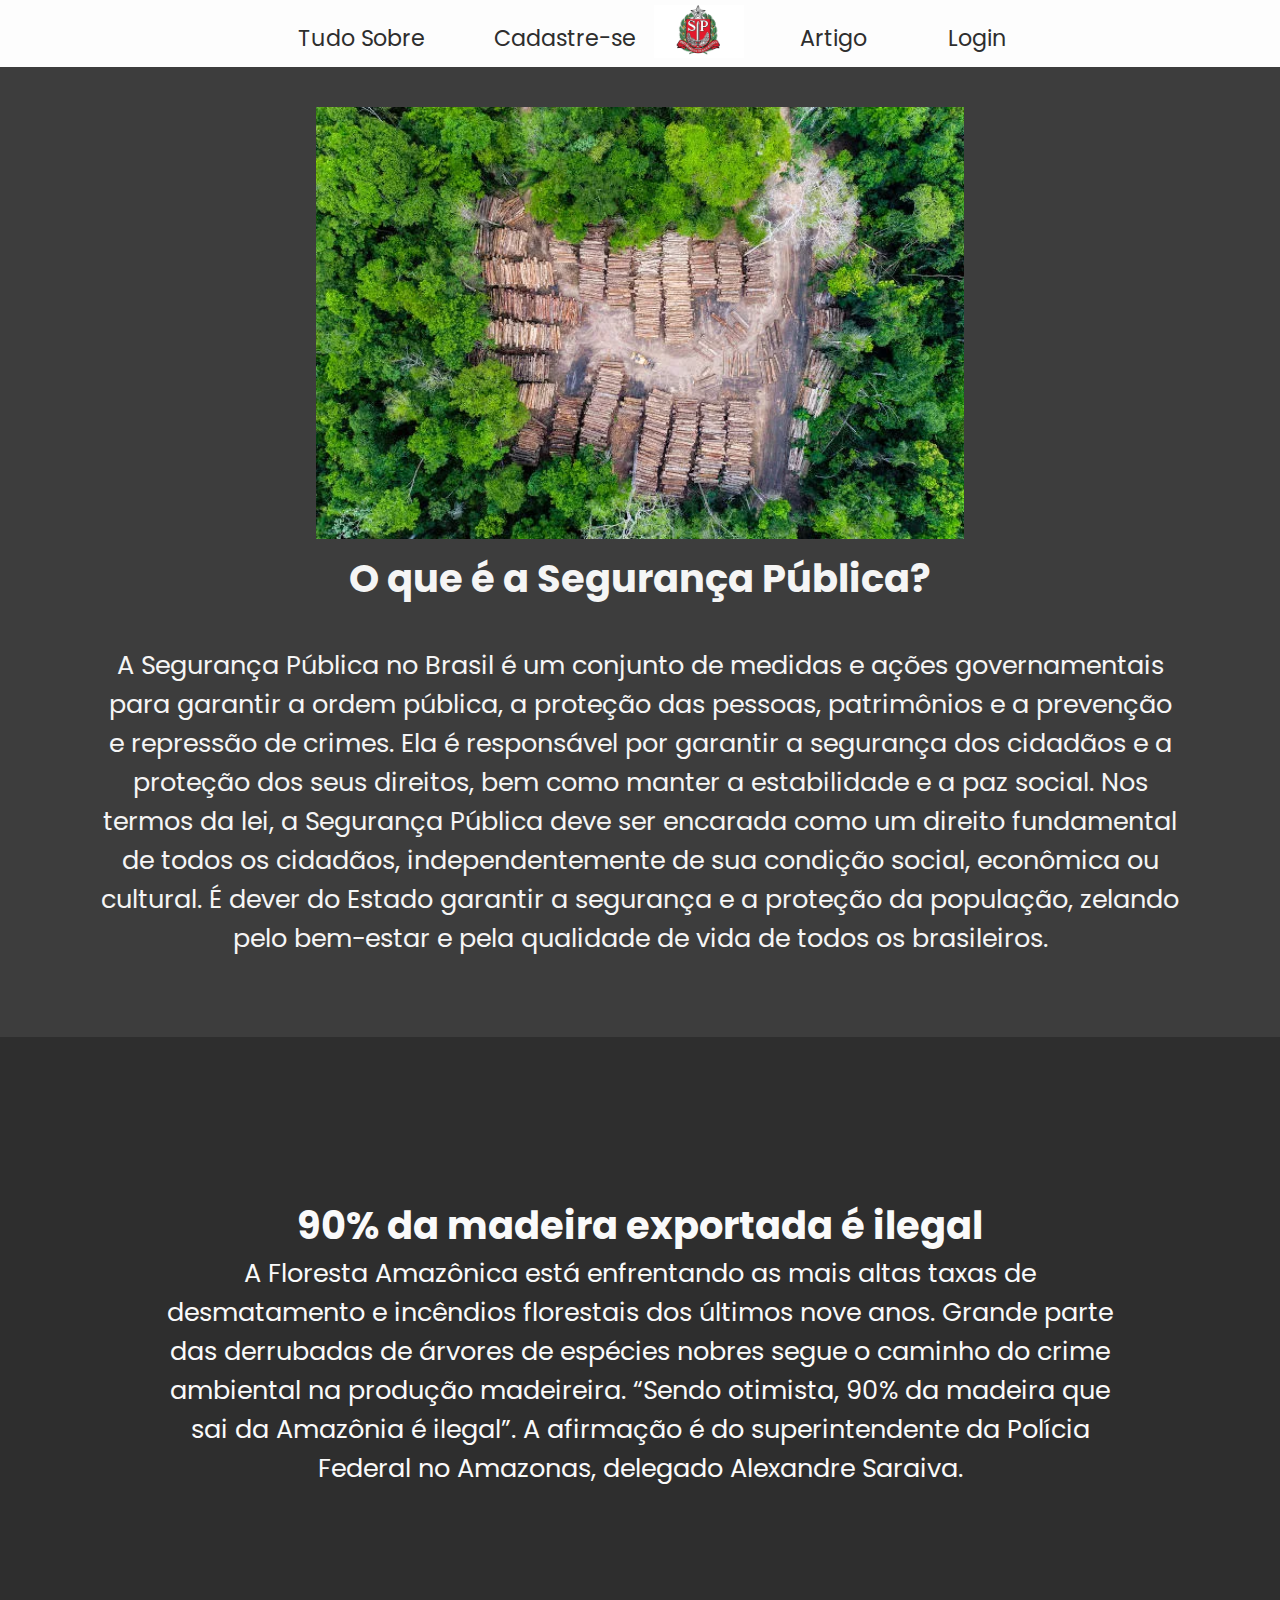
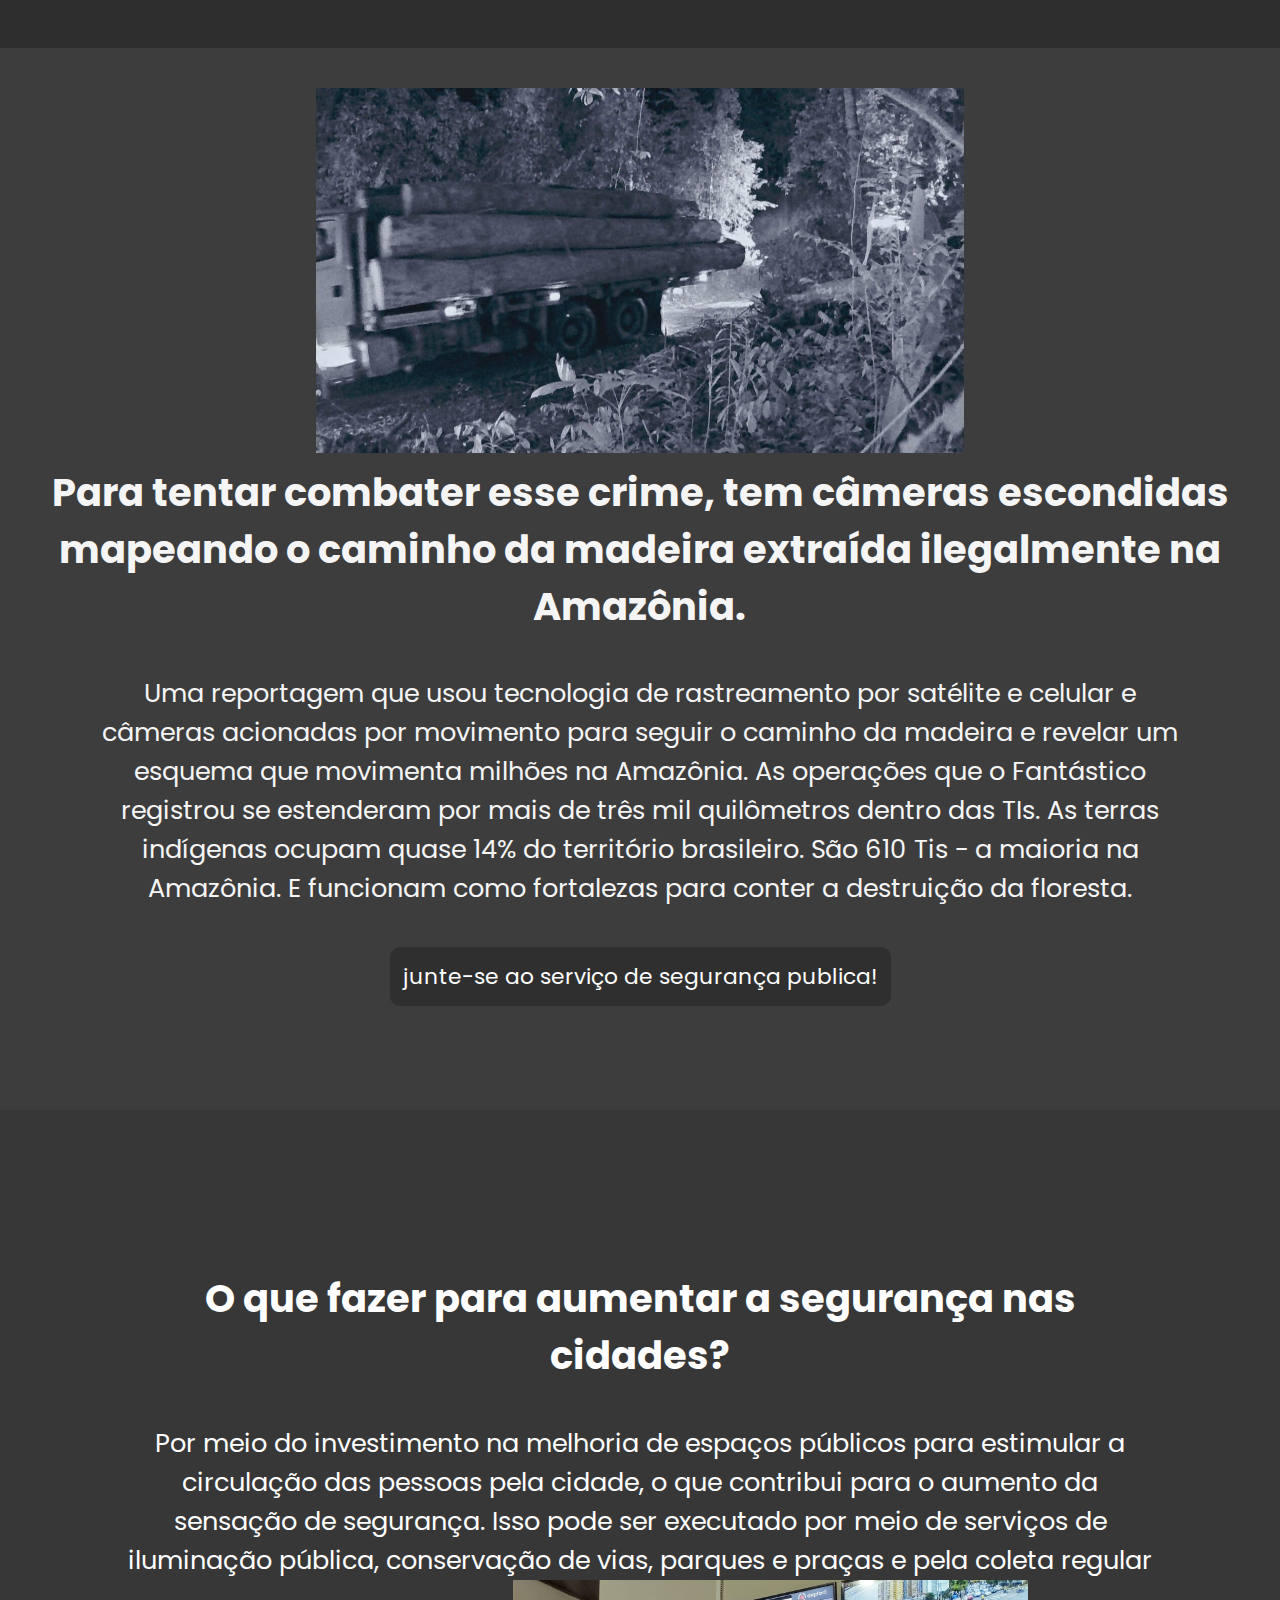
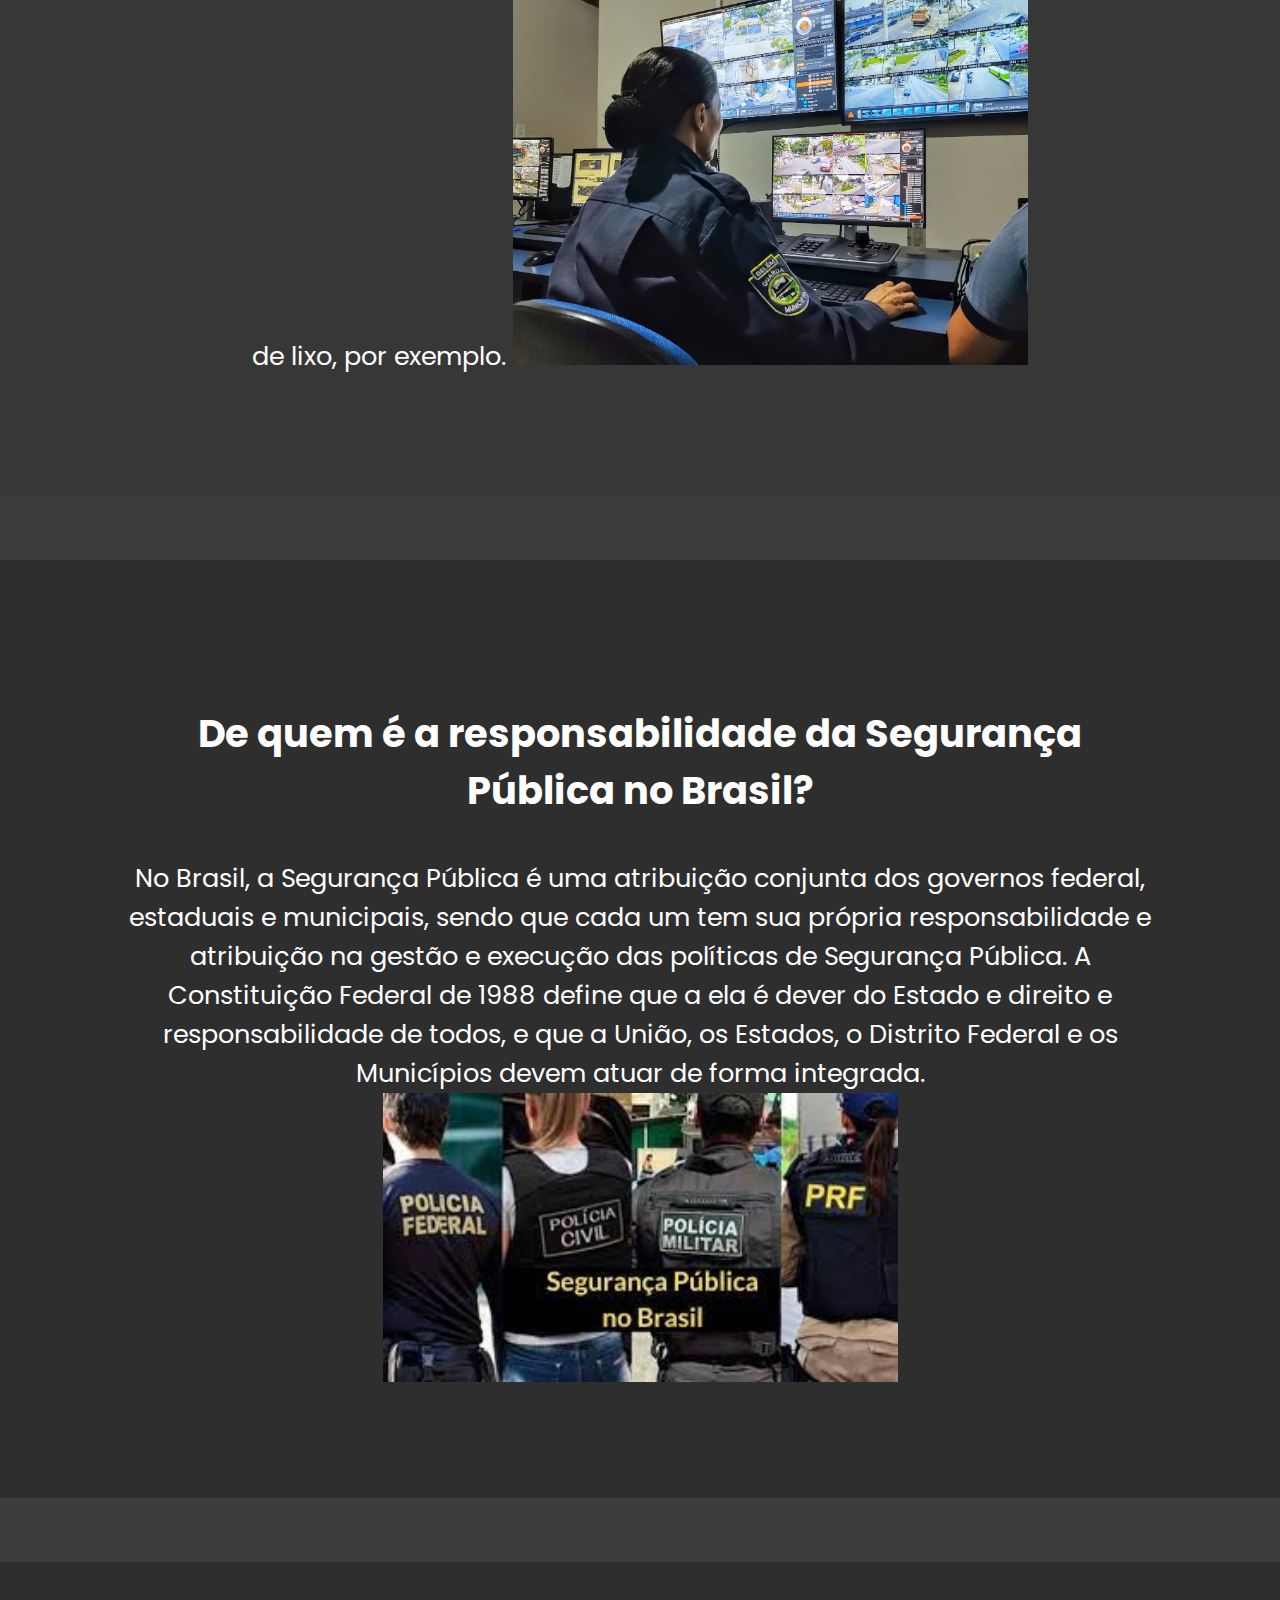
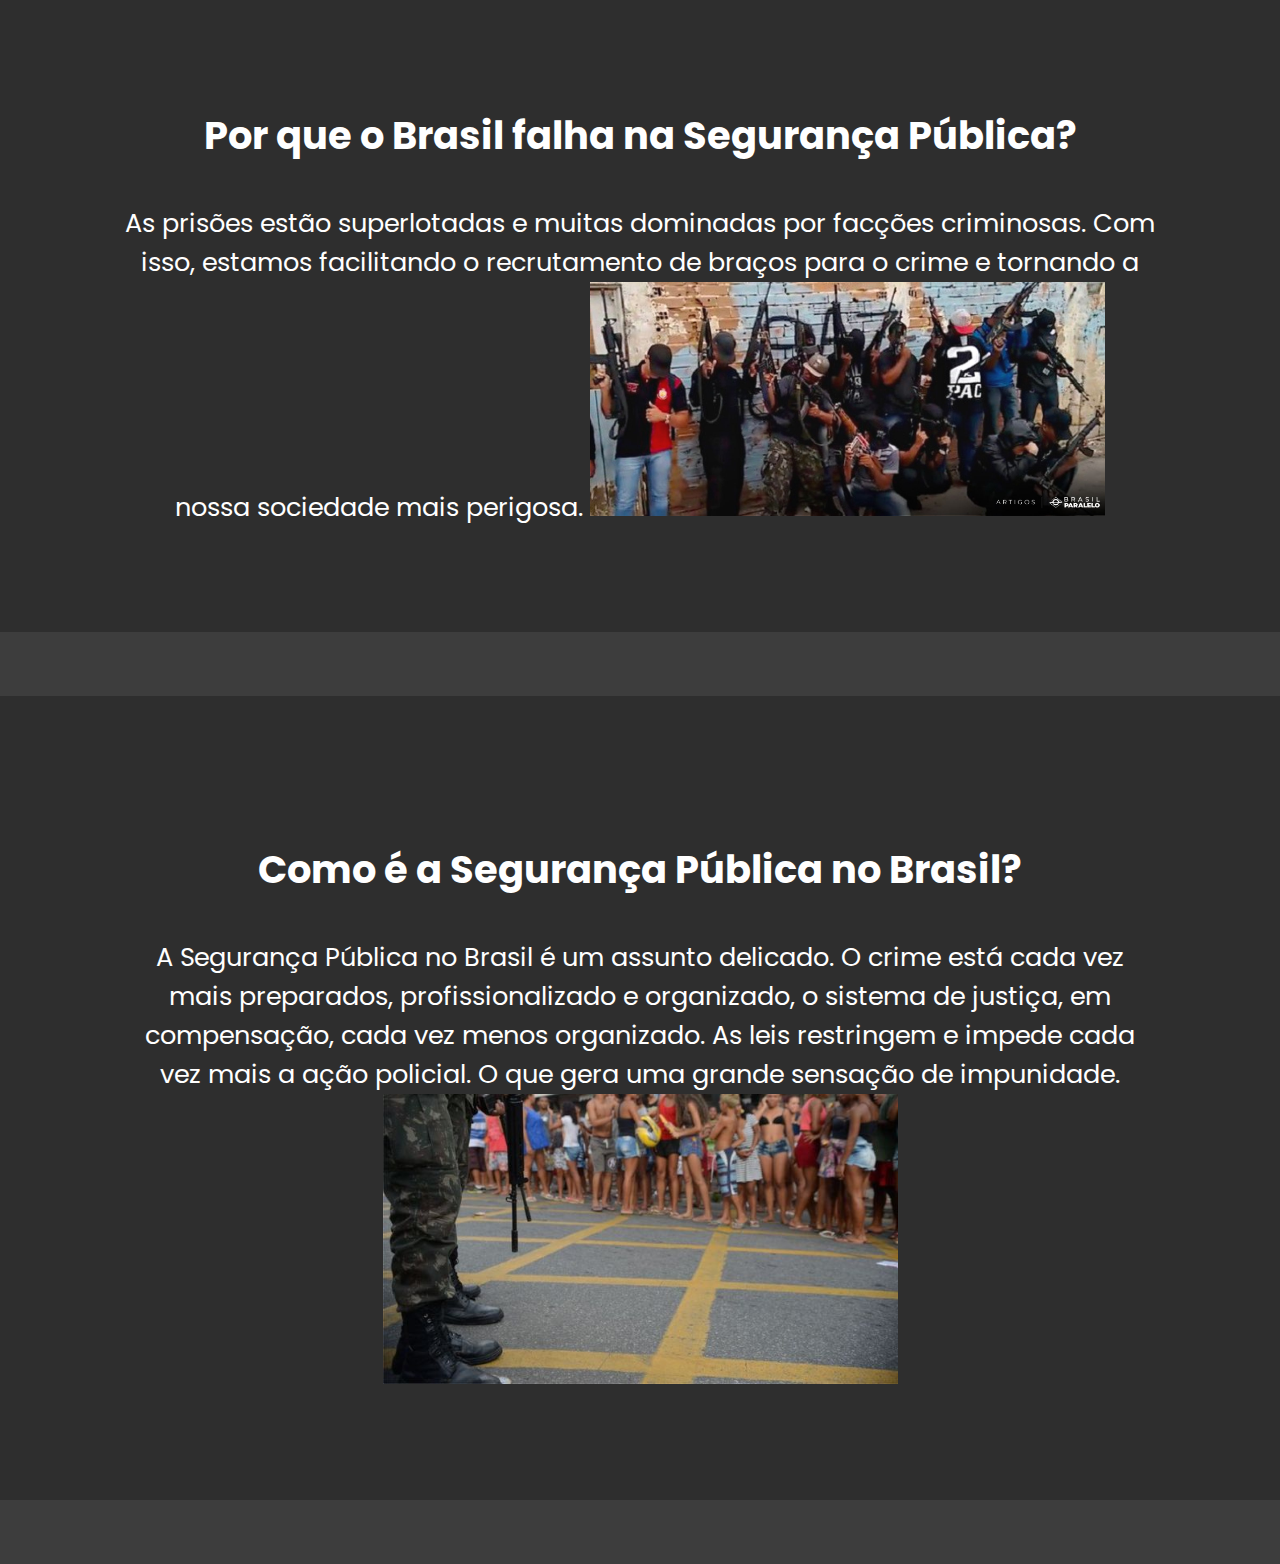
<file: index.html>
<!DOCTYPE html>
<html lang="pt-br">
<head>
    <meta charset="UTF-8">
    <meta http-equiv="X-UA-Compatible" content="IE=edge">
    <meta name="viewport" content="width=device-width, initial-scale=1.0">
    <title>Segurança publica</title>
    <link rel="shortcut icon" href="imagem/logo.png" type="image/x-icon">
    <link rel="stylesheet" href="css/style.css">
    <link rel="preconnect" href="https://fonts.googleapis.com">
<link rel="preconnect" href="https://fonts.gstatic.com" crossorigin>
<link href="https://fonts.googleapis.com/css2?family=Poppins:wght@300&display=swap" rel="stylesheet">
    
</head>
<body>
    <nav id="menu">
        <ul>
           
            <li><a href="paginas/tudoSobre.html">Tudo Sobre</a></li>
            <li><a href="paginas/cadastrese.html">Cadastre-se</a></li>
            <div><a href="index.html"><img src="imagem/logo.png" alt="" width="7%"></a></div>
            <li><a href="paginas/artigos.html">Artigo</a></li>
            <li><a href="paginas/login.html">Login</a></li>
            </ul>
    </nav>
    <div id="inicio">
        <div>
            <img src="imagem/desmatamento.webp" alt="" width="60%" >
             <h1>O que é a Segurança Pública?</h1><br>
             A Segurança Pública no Brasil é um conjunto de medidas e ações governamentais para garantir a ordem pública, a proteção das pessoas, patrimônios e a prevenção e repressão de crimes. Ela é responsável por garantir a segurança dos cidadãos e a proteção dos seus direitos, bem como manter a estabilidade e a paz social. 
Nos termos da lei, a Segurança Pública deve ser encarada como um direito fundamental de todos os cidadãos, independentemente de sua condição social, econômica ou cultural. É dever do Estado garantir a segurança e a proteção da população, zelando pelo bem-estar e pela qualidade de vida de todos os brasileiros. <br><br>
            
        </div> 
       
    </div>
    <aside>
                                                                                                                           
        <main>
            <h2>90% da madeira exportada é ilegal</h2>
            A Floresta Amazônica está enfrentando as mais altas taxas de desmatamento e incêndios florestais dos últimos nove anos. Grande parte das derrubadas de árvores de espécies nobres segue o caminho do crime ambiental na produção madeireira. “Sendo otimista, 90% da madeira que sai da Amazônia é ilegal”. A afirmação é do superintendente da Polícia Federal no Amazonas, delegado Alexandre Saraiva. 
        </main>
    </aside>
    <div id="inicio">
        <div>
            <img src="imagem/cameraarvore.jpg" alt="" width="60%" >
             <h1>Para tentar combater esse crime, tem câmeras escondidas mapeando o caminho da madeira extraída ilegalmente na Amazônia. </h1><br>
             Uma reportagem que usou tecnologia de rastreamento por satélite e celular e câmeras acionadas por movimento para seguir o caminho da madeira e revelar um esquema que movimenta milhões na Amazônia. 

As operações que o Fantástico registrou se estenderam por mais de três mil quilômetros dentro das TIs. As terras indígenas ocupam quase 14% do território brasileiro. São 610 Tis - a maioria na Amazônia. E funcionam como fortalezas para conter a destruição da floresta. <br><br>
            
<Ul>
    <li type="none"><a href="paginas/cadastrese.html">junte-se ao serviço de segurança publica!</a></li>
</Ul>
        </div> 
       
    </div>
    <article>
        <div id="aumentarasegurança">    
            
            <div>
                <h2>O que fazer para aumentar a segurança nas cidades? </h2>
                Por meio do investimento na melhoria de espaços públicos para estimular a circulação das pessoas pela cidade, o que contribui para o aumento da sensação de segurança. Isso pode ser executado por meio de serviços de iluminação pública, conservação de vias, parques e praças e pela coleta regular de lixo, por exemplo.
                <img src="./imagem/monitoramento.jpg" alt="" width="50%">
            </div>
        </div>
        <div id="responsabilidade">
             <div> 
                <h2>De quem é a responsabilidade da Segurança Pública no Brasil?</h2> 
                No Brasil, a Segurança Pública é uma atribuição conjunta dos governos federal, estaduais e municipais, sendo que cada um tem sua própria responsabilidade e atribuição na gestão e execução das políticas de Segurança Pública. A Constituição Federal de 1988 define que a ela é dever do Estado e direito e responsabilidade de todos, e que a União, os Estados, o Distrito Federal e os Municípios devem atuar de forma integrada.
                
                <img src="./imagem/segurançapublica.jpg" alt="" width="50%"> 
             </div>
             
        </div>
        <div id="Brasilfalha">
            
            <div>
                 <h2>Por que o Brasil falha na Segurança Pública?</h2>
                 As prisões estão superlotadas e muitas dominadas por facções criminosas. Com isso, estamos facilitando o recrutamento de braços para o crime e tornando a nossa sociedade mais perigosa.
                 <img src="./imagem/falhanasegurança.jpg" alt="" width="50%"> 
            </div> 
        </div>
        <div id="ComoéaSegurança">
            <div>
                <h2>Como é a Segurança Pública no Brasil?</h2> 
                A Segurança Pública no Brasil é um assunto delicado. O crime está cada vez mais preparados, profissionalizado e organizado, o sistema de justiça, em compensação, cada vez menos organizado. As leis restringem e impede cada vez mais a ação policial. O que gera uma grande sensação de impunidade.
                <img src="./imagem/comoéasegurança.jpg" alt="" width="50%">  
            </div>
            
        </div>

    </article>
    
</body>
</html>
</file>
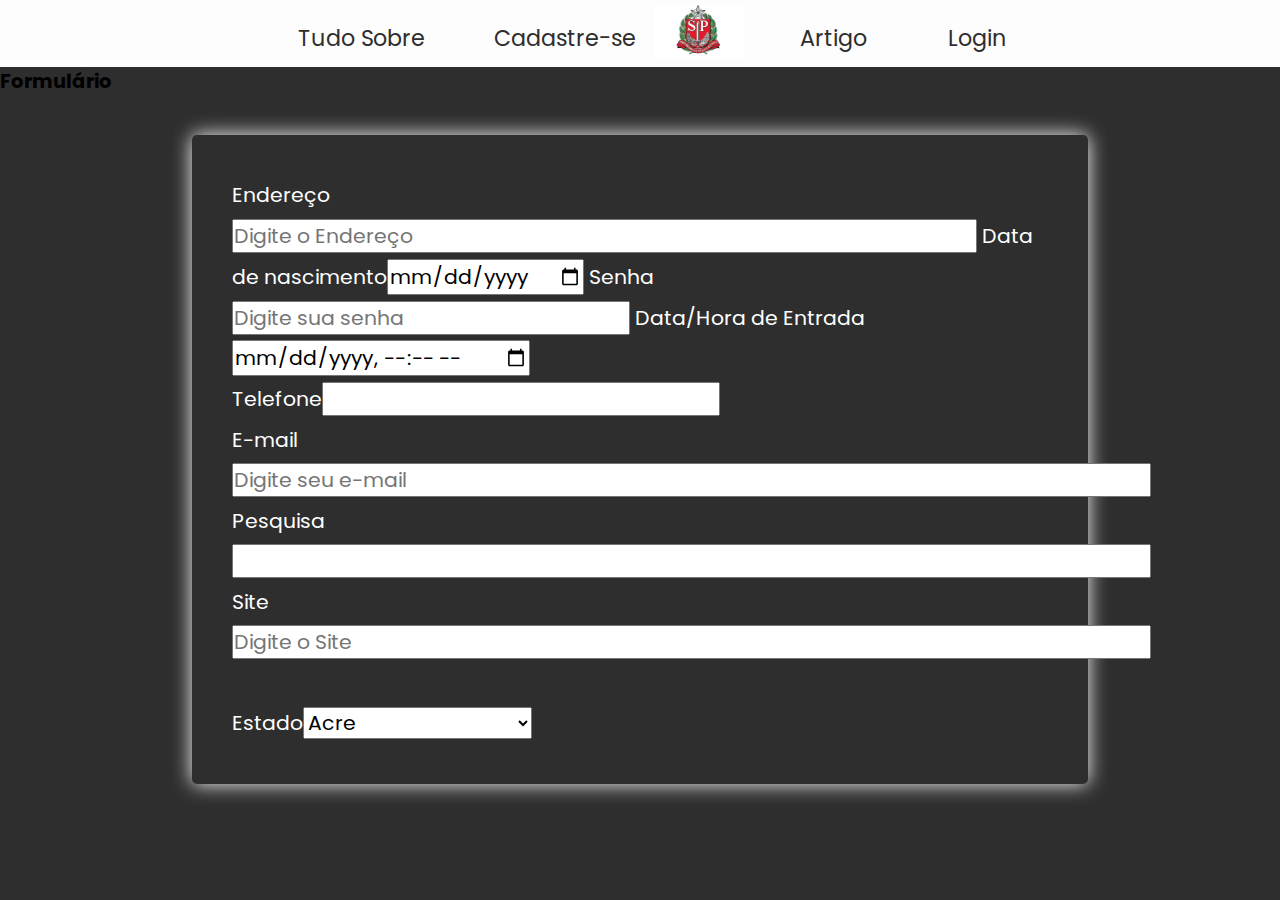
<file: paginas/cadastrese.html>
<!DOCTYPE html>
<html lang="pt-br">
<head>
    <meta charset="UTF-8">
    <meta http-equiv="X-UA-Compatible" content="IE=edge">
    <meta name="viewport" content="width=device-width, initial-scale=1.0">
    <link rel="shortcut icon" href="../imagem/logo.png" type="image/x-icon">
    <link rel="preconnect" href="https://fonts.googleapis.com">
    <link rel="preconnect" href="https://fonts.gstatic.com" crossorigin>
    <link href="https://fonts.googleapis.com/css2?family=Merriweather:wght@300&family=Poppins:wght@300&display=swap" rel="stylesheet">
    <style>
        body {
    font-family: 'Poppins', sans-serif;}
    *{
        margin: 0 auto;
        padding: 0;
        box-sizing: border-box ;
        font-size: 105%;
        font-family: 'poppins', cursive;     
    }
    body{
        background-color: rgba(61, 61, 61);
        background-attachment: fixed;
        background-size: 100%;
    }
    #menu div{
        display: inline;
    }
    
    #menu img{
        
        margin-top: 0.4%;
        margin-bottom: -1%;
    }
       
    #menu{
        background-color: rgb(253, 253, 253);
        text-align: center;
        font-size: 1.5vw;
    }
    #menu ul li{
        display: inline;   
    }
    #menu ul li:last-child{
        float: center;
        padding: 1%; 
        
    }
    #menu ul li a{
        display: inline-block;
        color: rgb(46, 46, 46);
        text-decoration: none;  
        padding: 1%; 
        margin-left: 3%;
     }
     #menu ul li a:hover{
       color: rgb(247, 247, 247);
       text-shadow: 0px 0px 7px rgb(253, 253, 253);
     }
     #menu img:hover{
       text-shadow: 0px 0px 7px rgb(253, 253, 252);
       
       background-image: url(../imagem/logo.png);
       
       
     }
        body{
            background-color: rgba(46,46,46);
            
        }
        form{
                 padding: 40px;
                 background-color:rgba(46,46,46);
                 border-radius: 5px;
                 box-shadow: 0px 0px 20px rgb(253, 253, 253);
                 color:rgb(255, 255, 255);
                 line-height: 40px;
                 margin-block: 3%;
                 width: 70%;        
        }
        form h1{
            font-size: 40px;
            text-align: center;
        }
        form h2{
            font-size: 25px;
            line-height: 70px;
        }
        input[type="button"] {
                background-color: rgba(46,46,46);
                color: #fff;
                border: none;
                padding: 10px;
                border-radius: 5px;
                cursor: pointer;
                text-align: center;
                display: flex;
        }
        input[type="button"]:hover {
                background-color:rgba(46,46,46);
                box-shadow: 0px 0px 20px rgb(255, 255, 255);
        }
    </style>
    <title>Formulário</title>
</head>
<body>
    <nav id="menu">
        <ul>
            <li><a href="tudoSobre.html">Tudo Sobre</a></li>
            <li><a href="cadastrese.html">Cadastre-se</a></li>
            <div><a href="../index.html"><img src="../imagem/logo.png" alt="" width="7%"></a></div>
            <li><a href="artigos.html">Artigo</a></li>
            <li><a href="login.html">Login</a></li>
        </ul>
    </nav>
    </nav>
    <main>
        <h1>Formulário</h1>
        <form>
           <label>Endereço</label><input type="text" name="endereço" placeholder="Digite o Endereço" size="40" maxlength="150"/><!--value=texto que aparecera dentro do campo/size=tamanho da fonte/ maxlength=quantidade maxima de caracteres-->
           <label>Data de nascimento</label><input type="date" name="data_nascimento"/> <!--input=entrada--> 
           <label>Senha</label><input type="password" name="Senha" placeholder="Digite sua senha"/>
           <label>Data/Hora de Entrada</label><input type="datetime-local" name="datahora_entrada"/><br>
        
            <label>Telefone</label><input type="tel" name="Telefone" size="20"maxlength="11"/><br>
            <label>E-mail</label><input type="email" name="E-mail" placeholder="Digite seu e-mail" size="50" maxlength="80"/><br>
            <label>Pesquisa</label><input type="search" name="Buca"  size="50" maxlength="80"/><br>
            <label>Site</label><input type="url" name="site" placeholder="Digite o Site" size="50" maxlength="100"/><br><br>


            <label>Estado</label><select name="Estado" id="Estado">
            <option value="AC">Acre</option>
            <option value="AL">Alagoas</option>
            <option value="AM">Amazonas</option>
            <option value="AP">Amapá</option>
            <option value="AC">Distrito Federal</option>
            <option value="AC">Goiás</option>
            <option value="AC">Mato Grosso</option>
            <option value="AC">Mato Grosso do Sul</option>
            <option value="AC">Bahia</option>
            <option value="AC">Ceará</option>
            <option value="AC">Maranhão</option>
            <option value="AC">Paraíba</option>
            <option value="AC">Pernambuco</option>
            <option value="AC">Piauí</option>
            <option value="AC">Rio Grande do Norte</option>
            <option value="AC">Sergipe</option>
            <option value="AC">Pará</option>
            <option value="AC">Rondônia</option>
            <option value="AC">Roraima</option>
            <option value="AC">Tocantis</option>
            <option value="AC">Espírito Santo</option>
            <option value="AC">Minas Gerais</option>
            <option value="AC">Rio de Janeiro</option>
            <option value="AC">São Paulo</option>
            <option value="AC">Paraná</option>
            <option value="AC">Rio Grande do Sul</option>
            <option value="AC">Santa Catarina</option>

        </select>
        </form>
    </main>
    
</body>
</html>
</file>
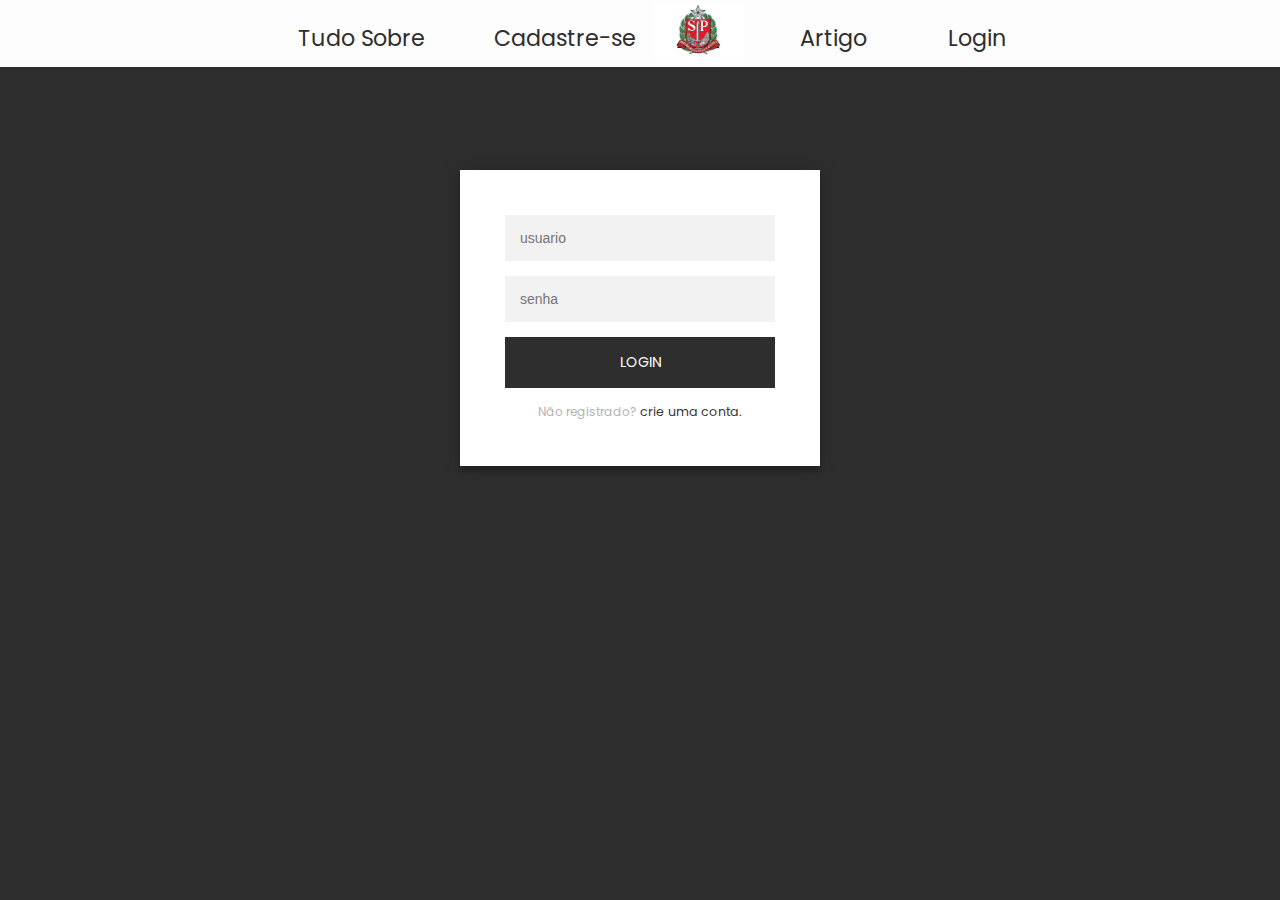
<file: paginas/login.html>
<!DOCTYPE html>
<html lang="pt-br">
<head>
    <meta charset="UTF-8">
    <meta http-equiv="X-UA-Compatible" content="IE=edge">
    <meta name="viewport" content="width=device-width, initial-scale=1.0">
    <link rel="shortcut icon" href="../imagem/logo.png" type="image/x-icon">
    <link rel="preconnect" href="https://fonts.googleapis.com">
<link rel="preconnect" href="https://fonts.gstatic.com" crossorigin>
<link href="https://fonts.googleapis.com/css2?family=Poppins:wght@300&display=swap" rel="stylesheet">
    <title>Login</title>
    
      

<style>
    
body {
    font-family: 'Poppins', sans-serif;}
    *{
        margin: 0 auto;
        padding: 0;
        box-sizing: border-box ;
        font-size: 105%;
        font-family: 'poppins', cursive;     
    }
    body{
        background-color: rgba(61, 61, 61);
       
    }
    #menu div{
        display: inline;
    }
    
    #menu img{
        
        margin-top: 0.4%;
        margin-bottom: -1%;
    }
       
    #menu{
        background-color: rgb(253, 253, 253);
        text-align: center;
        font-size: 1.5vw;
    }
    #menu ul li{
        display: inline;   
    }
    #menu ul li:last-child{
        float: center;
        padding: 1%; 
        
    }
    #menu ul li a{
        display: inline-block;
        color: rgb(46, 46, 46);
        text-decoration: none;  
        padding: 1%; 
        margin-left: 3%;
     }
     #menu ul li a:hover{
       color: rgb(247, 247, 247);
       text-shadow: 0px 0px 7px rgb(253, 253, 253);
     }
     #menu img:hover{
       text-shadow: 0px 0px 7px rgb(253, 253, 252);
       
       background-image: url(../imagem/logo.png);
      
     }
       
      .login-page {
  width: 360px;
  padding: 8% 0 0;
  margin: auto;
}
.form {
  position: relative;
  z-index: 1;
  background: #FFFFFF;
  max-width: 360px;
  margin: 0 auto 100px;
  padding: 45px;
  text-align: center;
  box-shadow: 0 0 20px 0 rgba(0, 0, 0, 0.2), 0 5px 5px 0 rgba(0, 0, 0, 0.24);
}
.form input {
  font-family: "Roboto", sans-serif;
  outline: 0;
  background: #f2f2f2;
  width: 100%;
  border: 0;
  margin: 0 0 15px;
  padding: 15px;
  box-sizing: border-box;
  font-size: 14px;
}
.form button {
  font-family: "poppins", sans-serif;
  text-transform: uppercase;
  outline: 0;
  background: rgba(46,46,46);
  width: 100%;
  border: 0;
  padding: 15px;
  color: #FFFFFF;
  font-size: 14px;
  -webkit-transition: all 0.3 ease;
  transition: all 0.3 ease;
  cursor: pointer;
}
.form button:hover,.form button:active,.form button:focus {
  background: rgba(46,46,46);
}
.form .message {
  margin: 15px 0 0;
  color: #b3b3b3;
  font-size: 12px;
}
.form .message a {
  color: #383838;
  text-decoration: none;
}
.form .register-form {
  display: none;
}
.container {
  position: relative;
  z-index: 1;
  max-width: 300px;
  margin: 0 auto;
}
.container:before, .container:after {
  content: "";
  display: block;
  clear: both;
}
.container .info {
  margin: 50px auto;
  text-align: center;
}
.container .info h1 {
  margin: 0 0 15px;
  padding: 0;
  font-size: 36px;
  font-weight: 300;
  color: #1a1a1a;
}
.container .info span {
  color: #4d4d4d;
  font-size: 12px;
}
.container .info span a {
  color: #000000;
  text-decoration: none;
}
.container .info span .fa {
  color: #EF3B3A;
}
body {
  background: #76b852; /* fallback for old browsers */
  background: rgb(141,194,111);
  background: linear-gradient(90deg, rgba(46,46,46) 0%, rgba(46,46,46) 50%);
  font-family: "Roboto", sans-serif;
  -webkit-font-smoothing: antialiased;
  -moz-osx-font-smoothing: grayscale;      
}
    </style>
    <body><nav id="menu">
        <ul>
           
            <li><a href="tudoSobre.html">Tudo Sobre</a></li>
            <li><a href="cadastrese.html">Cadastre-se</a></li>
            <div><a href="../index.html"><img src="../imagem/logo.png" alt="" width="7%"></a></div>
            <li><a href="artigos.html">Artigo</a></li>
            <li><a href="login.html">Login</a></li>
            </ul>
    </nav>
        <div class="login-page">
        <div class="form">
          <form class="register-form">
            <input type="text" placeholder="nome"/>
            <input type="password" placeholder="senha"/>
            <input type="text" placeholder="email de acesso"/>
            <button>criar</button>
            <p class="message">Já registrado? <a href="#">Entrar</a></p>
          </form>
          <form class="login-form">
            <input type="text" placeholder="usuario"/>
            <input type="password" placeholder="senha"/>
            <button>login</button>
            <p class="message">Não registrado? <a href="#">crie uma conta.</a></p>
          </form>
        </div>
      </div>

    
</body>
</html>
</file>
<file: css/style.css>
body {
    
font-family: 'Poppins', sans-serif;}
    *{
        margin: 0 auto;
        padding: 0;
        box-sizing: border-box ;
        font-size: 105%;
        font-family: 'poppins', cursive;     
    }
    body{
        background-color: rgba(61, 61, 61);
       
    }
    #menu div{
        display: inline;
    }
    
    #menu img{
        
        margin-top: 0.4%;
        margin-bottom: -1%;
        
    }
       
    #menu{
        background-color: rgb(253, 253, 253);
        text-align: center;
        font-size: 1.5vw;
    }
    #menu ul li{
        display: inline;   
    }
    #menu ul li:last-child{
        float: center;
        padding: 1%; 
        
    }
    #menu ul li a{
        display: inline-block;
        color: rgb(46, 46, 46);
        text-decoration: none;  
        padding: 1%; 
        margin-left: 3%;
     }
     #menu ul li a:hover{
       color: rgb(247, 247, 247);
       text-shadow: 0px 0px 7px rgb(253, 253, 253);
     }
     #menu img:hover{
       text-shadow: 0px 0px 7px rgb(253, 253, 252);
       
       background-image: url(../imagem/logo.png);
       background-size: 101%;
       background-repeat: no-repeat;
       
    
     }
    #inicio{
        display: flex;
        text-align: center;
        background-color: 61, 61, 61;
        color:  rgb(245, 245, 245);
    }
    #inicio div{
        margin-right: 100px;
        margin-left: 100px;
        margin-block: 40px;
        font-size: 2vw;   
    }
    #inicio div h1{
        margin-left: -150px;
        margin-right: -150px;
        font-size: 3vw;
    }
    #inicio div ul a{
        background-color: rgb(48, 47, 47);    
        display: inline-block;
        color: rgb(255, 255, 255);
        text-decoration: none;  
        padding: 13px;
        border-radius: 10px; 
        font-size: 1.7vw;
    }
    #inicio ul li a:hover{
        background-color: rgb(51, 51, 51) ;
        color: rgb(248, 248, 247);
        box-shadow: 0px 0px 20px rgb(70, 70, 69);
    } 
    aside{
        background-color: white;
        background-image: url(../imagem/logo.png);
        background-repeat: no-repeat;
        background-size: 35%        
    }
    aside main{
        text-align: center;
        padding: 160px;
        color:  #fafafa;
        font-size: 2vw;  
        background-color: rgba(46,46,46);
        
    
    }
    aside main h2{
        font-size: 3vw;
    }
    
    #aumentarasegurança{
        background-color: rgba(54, 54, 54, 0.766);
        font-size: 25px;
        display: flex;
        color: rgb(255, 255, 255);
        margin-top: 5%;
    }
    #aumentarasegurança div{
        text-align: center;
        margin-right: 125px;
        margin-left: 125px;
        margin-block: 120px;
        font-size: 2vw;   
    }
    #aumentarasegurança div h2{
        font-size: 3vw;
        margin-block: 40px;
    }
    #responsabilidade{
        display: flex;
        background-color: rgba(46, 46, 46);
        margin-top: 5%;
       
    }
    #responsabilidade div{
        text-align: center;
        margin-right: 125px;
        margin-left: 125px;
        margin-block: 105px;
        font-size: 2vw;
        color:rgb(255, 255, 255);
    }
    #responsabilidade div h2{
        font-size: 3vw;
        margin-block: 40px;
    }
    #Brasilfalha{
        background-color: rgba(46, 46, 46);
        font-size: 25px;
        display: flex;
        color: rgb(255, 255, 255);
        margin-top: 5%;
    }
    #Brasilfalha div{
        text-align: center;
        margin-right: 125px;
        margin-left: 125px;
        margin-block: 105px;
        font-size: 2vw;
        color:rgb(255, 255, 255);
    }
    
    #Brasilfalha div h2{
        font-size: 3vw;
        margin-block: 40px;
    }
    #ComoéaSegurança{
        background-color: rgba(46, 46, 46);
        font-size: 25px;
        display: flex;
        color: rgb(255, 255, 255);
        margin-top: 5%;
        margin-block: 5%;
    }
    #ComoéaSegurança div{
        text-align: center;
        margin-right: 125px;
        margin-left: 125px;
        margin-block: 105px;
        font-size: 2vw;
        }
    #ComoéaSegurança div h2{
            font-size: 3vw;
            margin-block: 40px;
        }
</file>
